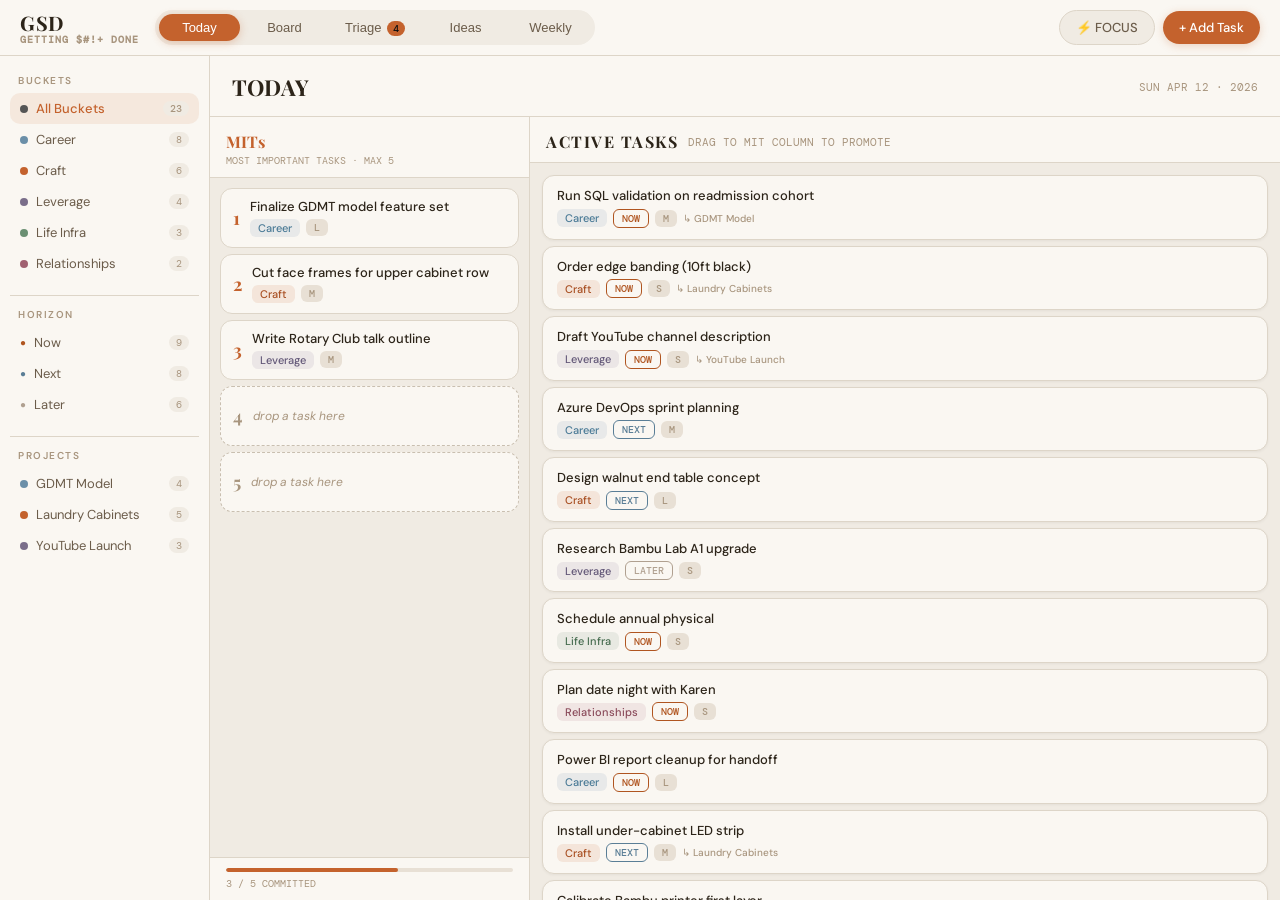
<file: prototype/gsd.html>
<!DOCTYPE html>
<html lang="en">
<head>
<meta charset="UTF-8">
<meta name="viewport" content="width=device-width, initial-scale=1.0">
<title>GSD — Getting $#!+ Done</title>
<link href="https://fonts.googleapis.com/css2?family=Playfair+Display:wght@600;700&family=DM+Sans:wght@300;400;500;600&family=DM+Mono:wght@400;500&display=swap" rel="stylesheet">
<style>
  :root {
    --bg:      #f0ebe3;
    --surface: #faf7f2;
    --surface2:#f0ebe3;
    --surface3:#e8e0d5;
    --border:  #ddd5c8;
    --border2: #c9bfb0;
    --text:    #2c2419;
    --text2:   #6b5c4a;
    --text3:   #a8957e;
    --accent:  #c4622d;
    --accent2: #a84f22;

    --career:   #6b8fa8;
    --craft:    #c4622d;
    --leverage: #7a6e8a;
    --infra:    #6a8f72;
    --relation: #a06070;

    --now-color:  #b05520;
    --next-color: #5a7e96;
    --later-color:#b0a090;
  }

  * { margin: 0; padding: 0; box-sizing: border-box; }

  body {
    background: var(--bg);
    color: var(--text);
    font-family: 'DM Sans', sans-serif;
    font-size: 14px;
    height: 100vh;
    display: flex;
    flex-direction: column;
    overflow: hidden;
  }

  /* ── TOP BAR ── */
  .topbar {
    display: flex;
    align-items: center;
    gap: 16px;
    padding: 0 20px;
    height: 56px;
    border-bottom: 1px solid var(--border);
    background: var(--surface);
    flex-shrink: 0;
    z-index: 100;
  }

  .logo {
    font-family: 'Playfair Display', serif;
    font-size: 20px;
    font-weight: 700;
    letter-spacing: .5px;
    color: var(--text);
    white-space: nowrap;
    flex-shrink: 0;
  }
  .logo span { color: var(--text3); font-size: 10px; font-family: 'DM Mono', monospace; display: block; letter-spacing: 1px; margin-top: -3px; }

  .nav-tabs {
    display: flex;
    gap: 4px;
    flex: 1;
    background: var(--surface2);
    padding: 4px;
    border-radius: 20px;
    max-width: 440px;
  }
  .nav-tab {
    padding: 6px 16px;
    border-radius: 16px;
    cursor: pointer;
    font-size: 13px;
    font-weight: 500;
    color: var(--text2);
    transition: all .15s;
    border: none;
    background: none;
    white-space: nowrap;
    flex: 1;
    text-align: center;
  }
  .nav-tab:hover { color: var(--text); }
  .nav-tab.active { background: var(--accent); color: #fff; box-shadow: 0 2px 8px rgba(196,98,45,.3); }

  .topbar-actions {
    display: flex;
    gap: 8px;
    align-items: center;
    margin-left: auto;
  }

  .btn {
    display: inline-flex;
    align-items: center;
    gap: 6px;
    padding: 8px 16px;
    border-radius: 20px;
    border: none;
    cursor: pointer;
    font-family: 'DM Sans', sans-serif;
    font-size: 13px;
    font-weight: 500;
    transition: all .15s;
  }
  .btn-primary { background: var(--accent); color: #fff; box-shadow: 0 2px 8px rgba(196,98,45,.25); }
  .btn-primary:hover { background: var(--accent2); }
  .btn-ghost { background: var(--surface2); color: var(--text2); border: 1px solid var(--border); }
  .btn-ghost:hover { background: var(--surface3); color: var(--text); }
  .btn-focus { background: var(--surface2); color: var(--text2); border: 1px solid var(--border); border-radius: 20px; }
  .btn-focus.active { background: rgba(196,98,45,.12); color: var(--accent); border-color: var(--accent); }

  /* ── LAYOUT ── */
  .app-body {
    display: flex;
    flex: 1;
    overflow: hidden;
  }

  /* ── SIDEBAR ── */
  .sidebar {
    width: 210px;
    flex-shrink: 0;
    border-right: 1px solid var(--border);
    background: var(--surface);
    display: flex;
    flex-direction: column;
    overflow-y: auto;
    padding: 14px 0;
  }

  .sidebar-section {
    padding: 0 10px;
    margin-bottom: 8px;
  }

  .sidebar-label {
    font-size: 10px;
    font-weight: 600;
    letter-spacing: 1.5px;
    color: var(--text3);
    text-transform: uppercase;
    padding: 4px 8px 6px;
  }

  .sidebar-item {
    display: flex;
    align-items: center;
    gap: 8px;
    padding: 7px 10px;
    border-radius: 10px;
    cursor: pointer;
    font-size: 13px;
    color: var(--text2);
    transition: all .12s;
    border: none;
    background: none;
    width: 100%;
    text-align: left;
    font-family: 'DM Sans', sans-serif;
  }
  .sidebar-item:hover { background: var(--surface2); color: var(--text); }
  .sidebar-item.active { background: rgba(196,98,45,.1); color: var(--accent); font-weight: 500; }
  .sidebar-item .dot {
    width: 8px; height: 8px;
    border-radius: 50%;
    flex-shrink: 0;
  }
  .sidebar-item .count {
    margin-left: auto;
    font-size: 10px;
    font-family: 'DM Mono', monospace;
    color: var(--text3);
    background: var(--surface2);
    padding: 1px 7px;
    border-radius: 10px;
  }

  .sidebar-divider { height: 1px; background: var(--border); margin: 8px 10px; }

  /* ── MAIN CONTENT ── */
  .main {
    flex: 1;
    display: flex;
    flex-direction: column;
    overflow: hidden;
  }

  /* ── VIEW HEADER ── */
  .view-header {
    display: flex;
    align-items: center;
    gap: 12px;
    padding: 16px 22px 14px;
    border-bottom: 1px solid var(--border);
    flex-shrink: 0;
    background: var(--surface);
  }
  .view-title {
    font-family: 'Playfair Display', serif;
    font-size: 22px;
    font-weight: 700;
    color: var(--text);
    flex: 1;
    letter-spacing: .2px;
  }
  .view-subtitle {
    font-size: 11px;
    color: var(--text3);
    font-family: 'DM Mono', monospace;
  }

  /* ── PANELS ── */
  .panel { display: none; flex: 1; overflow: hidden; }
  .panel.active { display: flex; flex-direction: column; }

  /* ── TODAY / MIT PANEL ── */
  .today-layout {
    display: flex;
    flex: 1;
    overflow: hidden;
    gap: 0;
  }

  .mit-column {
    width: 320px;
    flex-shrink: 0;
    border-right: 1px solid var(--border);
    display: flex;
    flex-direction: column;
    overflow: hidden;
  }

  .mit-header {
    padding: 14px 16px 10px;
    border-bottom: 1px solid var(--border);
    background: var(--surface);
  }
  .mit-label {
    font-family: 'Playfair Display', serif;
    font-size: 16px;
    font-weight: 700;
    color: var(--accent);
  }
  .mit-sublabel { font-size: 10px; color: var(--text3); font-family: 'DM Mono', monospace; margin-top: 2px; }

  .mit-list {
    flex: 1;
    overflow-y: auto;
    padding: 10px 10px;
    display: flex;
    flex-direction: column;
    gap: 6px;
  }

  .mit-slot {
    border: 1.5px dashed var(--border2);
    border-radius: 12px;
    padding: 10px 12px;
    min-height: 60px;
    display: flex;
    align-items: center;
    position: relative;
    transition: border-color .15s;
    background: var(--surface);
  }
  .mit-slot.filled { border-style: solid; border-color: var(--border); background: var(--surface); }
  .mit-slot.filled:hover { border-color: var(--accent); }
  .mit-slot-num {
    font-family: 'Playfair Display', serif;
    font-size: 18px;
    color: var(--text3);
    margin-right: 10px;
    line-height: 1;
    flex-shrink: 0;
    font-weight: 700;
  }
  .mit-slot.filled .mit-slot-num { color: var(--accent); }

  .mit-task-content { flex: 1; min-width: 0; }
  .mit-task-title { font-size: 13px; font-weight: 500; color: var(--text); line-height: 1.3; }
  .mit-task-meta { font-size: 11px; color: var(--text3); margin-top: 3px; display: flex; gap: 6px; align-items: center; }
  .mit-empty-text { font-size: 12px; color: var(--text3); font-style: italic; }

  .mit-remove {
    position: absolute;
    top: 6px; right: 8px;
    background: none; border: none;
    color: var(--text3); cursor: pointer;
    font-size: 14px; line-height: 1;
    opacity: 0;
    transition: opacity .12s;
  }
  .mit-slot:hover .mit-remove { opacity: 1; }

  .mit-wip-bar {
    padding: 10px 16px;
    border-top: 1px solid var(--border);
  }
  .mit-wip-track {
    height: 4px;
    background: var(--surface3);
    border-radius: 2px;
    overflow: hidden;
  }
  .mit-wip-fill {
    height: 100%;
    background: var(--accent);
    border-radius: 2px;
    transition: width .3s;
  }
  .mit-wip-label { font-size: 10px; color: var(--text3); font-family: 'DM Mono', monospace; margin-top: 5px; }

  /* Active tasks column */
  .active-column {
    flex: 1;
    display: flex;
    flex-direction: column;
    overflow: hidden;
  }
  .active-header {
    padding: 14px 16px 10px;
    border-bottom: 1px solid var(--border);
    display: flex;
    align-items: center;
    gap: 10px;
  }
  .active-label {
    font-family: 'Bebas Neue', sans-serif;
    font-size: 16px;
    letter-spacing: 1.5px;
    color: var(--text);
  }
  .active-list {
    flex: 1;
    overflow-y: auto;
    padding: 10px 12px;
    display: flex;
    flex-direction: column;
    gap: 6px;
  }

  /* ── TASK CARD ── */
  .task-card {
    background: var(--surface);
    border: 1px solid var(--border);
    border-radius: 12px;
    padding: 11px 14px;
    cursor: pointer;
    transition: all .12s;
    position: relative;
    display: flex;
    gap: 10px;
    align-items: flex-start;
    box-shadow: 0 1px 3px rgba(0,0,0,.05);
  }
  .task-card:hover { border-color: var(--border2); box-shadow: 0 2px 8px rgba(0,0,0,.08); }
  .task-card.is-mit { border-left: 3px solid var(--accent); }

  .task-card-left { display: flex; flex-direction: column; gap: 4px; flex: 1; min-width: 0; }
  .task-card-title { font-size: 13px; font-weight: 500; color: var(--text); line-height: 1.35; }
  .task-card-meta { display: flex; gap: 6px; align-items: center; flex-wrap: wrap; }

  .tag {
    display: inline-flex;
    align-items: center;
    gap: 4px;
    padding: 2px 8px;
    border-radius: 6px;
    font-size: 11px;
    font-weight: 500;
    font-family: 'DM Sans', sans-serif;
    white-space: nowrap;
  }
  .tag-bucket {
    /* color set inline per bucket — tinted bg, matching text */
  }
  .tag-horizon {
    background: transparent;
    border: 1px solid;
    font-size: 10px;
    font-family: 'DM Mono', monospace;
  }
  .tag-size {
    background: var(--surface3);
    color: var(--text3);
    font-family: 'DM Mono', monospace;
    font-size: 10px;
  }
  .tag-project {
    background: transparent;
    color: var(--text3);
    font-size: 10px;
    padding: 0;
    font-family: 'DM Sans', sans-serif;
  }

  .task-card-actions {
    display: flex;
    gap: 4px;
    opacity: 0;
    transition: opacity .12s;
    flex-shrink: 0;
  }
  .task-card:hover .task-card-actions { opacity: 1; }
  .task-action-btn {
    background: var(--surface2);
    border: 1px solid var(--border);
    color: var(--text2);
    border-radius: 10px;
    padding: 4px 10px;
    font-size: 11px;
    cursor: pointer;
    transition: all .12s;
    white-space: nowrap;
    font-family: 'DM Sans', sans-serif;
  }
  .task-action-btn:hover { background: var(--accent); color: #fff; border-color: var(--accent); }
  .task-action-btn.mit-btn:hover { background: var(--accent); color: #fff; }

  /* ── KANBAN PANEL ── */
  .kanban-layout {
    flex: 1;
    display: flex;
    overflow-x: auto;
    overflow-y: hidden;
    padding: 16px;
    gap: 14px;
  }

  .kanban-col {
    width: 280px;
    flex-shrink: 0;
    display: flex;
    flex-direction: column;
    background: var(--surface);
    border: 1px solid var(--border);
    border-radius: 14px;
    overflow: hidden;
    box-shadow: 0 1px 4px rgba(0,0,0,.05);
  }

  .kanban-col-header {
    padding: 12px 14px;
    border-bottom: 1px solid var(--border);
    display: flex;
    align-items: center;
    gap: 8px;
    background: var(--surface2);
  }
  .kanban-col-title {
    font-family: 'DM Sans', sans-serif;
    font-size: 12px;
    font-weight: 600;
    letter-spacing: 1px;
    color: var(--text2);
    text-transform: uppercase;
    flex: 1;
  }
  .kanban-col-count {
    font-family: 'DM Mono', monospace;
    font-size: 11px;
    color: var(--text3);
    background: var(--surface);
    padding: 2px 8px;
    border-radius: 10px;
  }
  .kanban-col-indicator {
    width: 3px; height: 14px; border-radius: 2px;
  }

  .kanban-col-body {
    flex: 1;
    overflow-y: auto;
    padding: 10px;
    display: flex;
    flex-direction: column;
    gap: 6px;
    min-height: 100px;
  }

  .kanban-col-body.drag-over {
    background: rgba(196,98,45,.04);
    outline: 2px dashed var(--accent);
    outline-offset: -4px;
    border-radius: 0 0 8px 8px;
  }

  /* ── TRIAGE PANEL ── */
  .triage-layout {
    flex: 1;
    display: flex;
    overflow: hidden;
  }

  .triage-queue {
    width: 260px;
    flex-shrink: 0;
    border-right: 1px solid var(--border);
    display: flex;
    flex-direction: column;
    overflow: hidden;
  }
  .triage-queue-header {
    padding: 14px 16px 10px;
    border-bottom: 1px solid var(--border);
    display: flex;
    align-items: center;
    gap: 8px;
  }
  .triage-queue-label {
    font-family: 'Playfair Display', serif;
    font-size: 16px;
    font-weight: 700;
    color: var(--text);
    flex: 1;
  }
  .inbox-badge {
    background: var(--accent);
    color: #fff;
    font-family: 'DM Mono', monospace;
    font-size: 11px;
    font-weight: 700;
    padding: 2px 8px;
    border-radius: 10px;
  }

  .triage-queue-list {
    flex: 1;
    overflow-y: auto;
    padding: 8px;
    display: flex;
    flex-direction: column;
    gap: 4px;
  }

  .inbox-item {
    padding: 9px 12px;
    background: var(--surface);
    border: 1px solid var(--border);
    border-radius: 10px;
    cursor: pointer;
    transition: all .12s;
    font-size: 13px;
    color: var(--text2);
  }
  .inbox-item:hover { border-color: var(--border2); color: var(--text); }
  .inbox-item.active-triage { background: rgba(196,98,45,.06); border-color: var(--accent); color: var(--text); }
  .inbox-item-time { font-size: 10px; color: var(--text3); font-family: 'DM Mono', monospace; margin-top: 3px; }

  .triage-main {
    flex: 1;
    display: flex;
    flex-direction: column;
    overflow: hidden;
  }

  .triage-card {
    flex: 1;
    padding: 24px;
    display: flex;
    flex-direction: column;
    gap: 20px;
    overflow-y: auto;
  }

  .triage-item-title {
    font-size: 18px;
    font-weight: 500;
    color: var(--text);
    line-height: 1.4;
    padding: 16px;
    background: var(--surface2);
    border-radius: 12px;
    border-left: 3px solid var(--accent);
    font-family: 'DM Sans', sans-serif;
  }

  .triage-section-label {
    font-size: 10px;
    font-weight: 600;
    letter-spacing: 1.5px;
    color: var(--text3);
    text-transform: uppercase;
    margin-bottom: 8px;
    display: flex;
    align-items: center;
    gap: 8px;
  }
  .ai-badge {
    background: linear-gradient(135deg, #7a6e8a, #6b8fa8);
    color: white;
    font-size: 9px;
    padding: 2px 6px;
    border-radius: 4px;
    letter-spacing: .5px;
  }

  .option-grid {
    display: flex;
    flex-wrap: wrap;
    gap: 6px;
  }

  .option-pill {
    padding: 7px 14px;
    border-radius: 20px;
    border: 1.5px solid var(--border);
    background: var(--surface);
    color: var(--text2);
    cursor: pointer;
    font-size: 12px;
    font-weight: 500;
    transition: all .12s;
    display: flex;
    align-items: center;
    gap: 6px;
    font-family: 'DM Sans', sans-serif;
  }
  .option-pill:hover { border-color: var(--border2); background: var(--surface2); color: var(--text); }
  .option-pill.selected { border-color: var(--accent); background: rgba(196,98,45,.08); color: var(--accent); }
  .option-pill .pill-dot { width: 7px; height: 7px; border-radius: 50%; }

  /* ── MODAL ── */
  .modal-overlay {
    position: fixed; inset: 0;
    background: rgba(44,36,25,.4);
    backdrop-filter: blur(4px);
    z-index: 1000;
    display: none;
    align-items: center;
    justify-content: center;
  }
  .modal-overlay.active { display: flex; }

  .modal {
    background: var(--surface);
    border: 1px solid var(--border);
    border-radius: 16px;
    width: 500px;
    max-width: 95vw;
    max-height: 90vh;
    overflow-y: auto;
    padding: 26px;
    display: flex;
    flex-direction: column;
    gap: 16px;
    animation: slideUp .2s ease;
    box-shadow: 0 20px 60px rgba(44,36,25,.15);
  }
  @keyframes slideUp {
    from { transform: translateY(16px); opacity: 0; }
    to   { transform: translateY(0); opacity: 1; }
  }

  @keyframes checkPop {
    0%   { opacity: 0; transform: scale(.6); }
    50%  { opacity: 1; transform: scale(1.15); }
    100% { opacity: 1; transform: scale(1); }
  }

  .modal-title {
    font-family: 'Playfair Display', serif;
    font-size: 20px;
    font-weight: 700;
    color: var(--text);
  }

  .form-group { display: flex; flex-direction: column; gap: 6px; }
  .form-label {
    font-size: 11px;
    font-weight: 600;
    letter-spacing: 1px;
    color: var(--text3);
    text-transform: uppercase;
  }

  .form-input {
    background: var(--surface2);
    border: 1px solid var(--border);
    border-radius: 10px;
    padding: 10px 14px;
    color: var(--text);
    font-family: 'DM Sans', sans-serif;
    font-size: 13px;
    outline: none;
    transition: border-color .12s;
    width: 100%;
  }
  .form-input:focus { border-color: var(--accent); }

  .form-row { display: flex; gap: 10px; }
  .form-row .form-group { flex: 1; }

  .form-select {
    background: var(--surface2);
    border: 1px solid var(--border);
    border-radius: 10px;
    padding: 10px 14px;
    color: var(--text);
    font-family: 'DM Sans', sans-serif;
    font-size: 13px;
    outline: none;
    width: 100%;
    cursor: pointer;
  }
  .form-select:focus { border-color: var(--accent); }

  .modal-footer { display: flex; gap: 8px; justify-content: flex-end; padding-top: 4px; }

  /* ── FOCUS MODE ── */
  .focus-overlay {
    position: fixed; inset: 0;
    background: var(--bg);
    z-index: 200;
    display: none;
    flex-direction: column;
    align-items: center;
    justify-content: center;
    gap: 8px;
  }
  .focus-overlay.active { display: flex; }
  .focus-title {
    font-family: 'DM Mono', monospace;
    font-size: 11px;
    letter-spacing: 2px;
    color: var(--text3);
    margin-bottom: 12px;
    text-transform: uppercase;
  }
  .focus-tasks {
    width: 520px;
    max-width: 95vw;
    display: flex;
    flex-direction: column;
    gap: 10px;
  }
  .focus-task {
    background: var(--surface);
    border: 1px solid var(--border);
    border-radius: 14px;
    padding: 16px 20px;
    display: flex;
    align-items: center;
    gap: 14px;
    box-shadow: 0 2px 8px rgba(0,0,0,.06);
  }
  .focus-num {
    font-family: 'Playfair Display', serif;
    font-size: 28px;
    font-weight: 700;
    color: var(--accent);
    line-height: 1;
    width: 24px;
    flex-shrink: 0;
  }
  .focus-task-title { font-size: 16px; font-weight: 500; color: var(--text); flex: 1; }
  .focus-exit {
    position: fixed;
    top: 20px; right: 20px;
    background: var(--surface);
    border: 1px solid var(--border);
    color: var(--text2);
    padding: 8px 18px;
    border-radius: 20px;
    cursor: pointer;
    font-size: 13px;
    font-family: 'DM Sans', sans-serif;
    box-shadow: 0 2px 8px rgba(0,0,0,.06);
  }
  .focus-exit:hover { color: var(--text); border-color: var(--border2); }

  /* ── DRAG STATE ── */
  .task-card.dragging { opacity: .4; transform: scale(.97); }
  .mit-slot.drag-over { border-color: var(--accent) !important; background: rgba(196,98,45,.06) !important; border-style: solid !important; }
  .active-list.drag-over-zone { background: rgba(196,98,45,.03); border-radius: 10px; }
  .drag-ghost {
    position: fixed;
    pointer-events: none;
    z-index: 9999;
    background: var(--surface);
    border: 1.5px solid var(--accent);
    border-radius: 10px;
    padding: 10px 14px;
    font-size: 13px;
    font-family: 'DM Sans', sans-serif;
    color: var(--text);
    box-shadow: 0 8px 24px rgba(196,98,45,.2);
    max-width: 260px;
    white-space: nowrap;
    overflow: hidden;
    text-overflow: ellipsis;
    opacity: .92;
  }

  /* ── SCROLLBARS ── */
  ::-webkit-scrollbar { width: 5px; height: 5px; }
  ::-webkit-scrollbar-track { background: transparent; }
  ::-webkit-scrollbar-thumb { background: var(--border2); border-radius: 3px; }

  /* ── CONTEXT MENU ── */
  .ctx-menu {
    position: fixed;
    background: var(--surface);
    border: 1px solid var(--border);
    border-radius: 12px;
    padding: 4px;
    z-index: 500;
    min-width: 160px;
    box-shadow: 0 8px 24px rgba(44,36,25,.12);
    display: none;
  }
  .ctx-menu.active { display: block; }
  .ctx-item {
    padding: 8px 14px;
    border-radius: 8px;
    cursor: pointer;
    font-size: 13px;
    color: var(--text2);
    transition: all .1s;
    font-family: 'DM Sans', sans-serif;
  }
  .ctx-item:hover { background: var(--surface2); color: var(--text); }
  .ctx-divider { height: 1px; background: var(--border); margin: 3px 0; }

  /* ── WEEK PANEL ── */
  .week-layout {
    flex: 1;
    overflow-y: auto;
    padding: 18px;
    display: flex;
    flex-direction: column;
    gap: 16px;
    background: var(--bg);
  }
  .week-section { display: flex; flex-direction: column; gap: 8px; }
  .week-section-title {
    font-size: 11px;
    font-weight: 600;
    letter-spacing: 1.5px;
    color: var(--text3);
    text-transform: uppercase;
    display: flex;
    align-items: center;
    gap: 10px;
  }
  .week-section-title::after { content: ''; flex: 1; height: 1px; background: var(--border); }

  /* ── DRAG & DROP STYLES ── */
  .dragging { opacity: .4; transform: scale(.97); }
  .mit-slot.drag-over { border-color: var(--accent) !important; background: rgba(196,98,45,.06) !important; border-style: solid !important; }
  .active-list.drag-over-zone { background: rgba(196,98,45,.03); outline: 2px dashed var(--accent); outline-offset: -4px; border-radius: 8px; }
  .kanban-col-body.drag-over { background: rgba(196,98,45,.04); outline: 2px dashed var(--accent); outline-offset: -4px; border-radius: 6px; }
  .drag-ghost {
    position: fixed;
    pointer-events: none;
    z-index: 9999;
    background: var(--surface);
    border: 1.5px solid var(--accent);
    border-radius: 10px;
    padding: 9px 14px;
    font-size: 13px;
    font-family: 'DM Sans', sans-serif;
    color: var(--text);
    box-shadow: 0 8px 24px rgba(196,98,45,.2);
    max-width: 260px;
    white-space: nowrap;
    overflow: hidden;
    text-overflow: ellipsis;
    opacity: .92;
  }

  /* ── MOBILE LAYOUT ── */
  @media (max-width: 700px) {
    .sidebar { display: none; }
    .topbar { padding: 0 12px; height: 52px; }
    .logo span { display: none; }
    .nav-tabs { max-width: none; flex: 1; overflow-x: auto; gap: 2px; padding: 3px; }
    .nav-tab { padding: 5px 10px; font-size: 12px; flex: unset; }
    .topbar-actions .btn-focus { display: none; }
    .btn { padding: 7px 12px; font-size: 12px; }

    /* Today: stack MIT above Active */
    .today-layout { flex-direction: column; overflow-y: auto; overflow-x: hidden; }
    .mit-column { width: 100%; border-right: none; border-bottom: 1px solid var(--border); max-height: 44vh; flex-shrink: 0; }
    .active-column { width: 100%; flex: 1; min-height: 200px; }
    .active-list { max-height: none; }

    /* Triage: stack queue above main */
    .triage-layout { flex-direction: column; overflow-y: auto; }
    .triage-queue { width: 100%; border-right: none; border-bottom: 1px solid var(--border); max-height: 160px; flex-shrink: 0; }
    .triage-queue-list { max-height: 120px; }

    /* Board: horizontal scroll */
    .kanban-layout { padding: 10px; gap: 10px; }
    .kanban-col { width: 240px; }

    /* View */
    .view-header { padding: 12px 14px 10px; }
    .view-title { font-size: 18px; }

    /* Cards — bigger tap targets, always show actions */
    .task-card { padding: 12px 14px; }
    .task-card-actions { opacity: 1; }
    .mit-remove { opacity: 1; }

    /* Context menu as bottom sheet */
    .ctx-menu {
      position: fixed !important;
      left: 0 !important; right: 0 !important;
      bottom: 0 !important; top: auto !important;
      width: 100% !important;
      border-radius: 16px 16px 0 0;
      padding: 8px 8px env(safe-area-inset-bottom, 16px);
      min-width: unset;
      box-shadow: 0 -4px 24px rgba(44,36,25,.12);
    }
    .ctx-item { padding: 14px 20px; font-size: 15px; border-radius: 10px; }

    /* Modal as bottom sheet */
    .modal { padding: 20px 18px; border-radius: 18px 18px 0 0; width: 100%; max-width: 100%; position: fixed; bottom: 0; left: 0; margin: 0; max-height: 92vh; }
    .modal-overlay.active { align-items: flex-end; }

    /* Ideas / Weekly */
    .ideas-layout { padding: 12px; }
    .week-layout { padding: 12px; }

    /* Focus mode */
    .focus-tasks { width: 95vw; }
    .focus-task { padding: 14px 16px; }
  }

  @media (max-width: 480px) {
    .nav-tab { padding: 5px 8px; font-size: 11px; }
    .form-row { flex-direction: column; }
    .topbar-actions .btn-primary { padding: 7px 10px; font-size: 11px; }
  }

  .toast {
    position: fixed;
    bottom: 20px; right: 20px;
    background: var(--text);
    color: var(--surface);
    padding: 10px 18px;
    border-radius: 20px;
    font-size: 13px;
    z-index: 2000;
    opacity: 0;
    transform: translateY(8px);
    transition: all .2s;
    pointer-events: none;
    box-shadow: 0 4px 16px rgba(44,36,25,.2);
  }
  .toast.show { opacity: 1; transform: translateY(0); }

  /* ── IDEAS ── */
  .ideas-layout {
    flex: 1;
    overflow-y: auto;
    padding: 16px 18px;
    display: flex;
    flex-direction: column;
    gap: 10px;
    background: var(--bg);
  }
  .ideas-filters {
    display: flex;
    gap: 6px;
    flex-wrap: wrap;
    padding: 12px 18px;
    border-bottom: 1px solid var(--border);
    flex-shrink: 0;
    background: var(--surface);
  }
  .filter-chip {
    padding: 5px 14px;
    border-radius: 20px;
    border: 1px solid var(--border);
    background: var(--surface2);
    color: var(--text2);
    cursor: pointer;
    font-size: 12px;
    font-weight: 500;
    transition: all .12s;
    font-family: 'DM Sans', sans-serif;
  }
  .filter-chip:hover, .filter-chip.active { border-color: var(--accent); color: var(--accent); background: rgba(196,98,45,.08); }

  .idea-card {
    background: var(--surface);
    border: 1px solid var(--border);
    border-radius: 12px;
    padding: 14px 16px;
    display: flex;
    flex-direction: column;
    gap: 8px;
    transition: all .12s;
    box-shadow: 0 1px 3px rgba(0,0,0,.04);
  }
  .idea-card:hover { border-color: var(--border2); box-shadow: 0 2px 8px rgba(0,0,0,.07); }
  .idea-card-header { display: flex; justify-content: space-between; align-items: flex-start; gap: 10px; }
  .idea-card-title { font-size: 13px; font-weight: 500; color: var(--text); flex: 1; }
  .idea-type-badge {
    font-size: 10px;
    font-family: 'DM Mono', monospace;
    padding: 3px 8px;
    border-radius: 8px;
    white-space: nowrap;
  }
  .idea-type-idea { background: rgba(122,110,138,.1); color: #7a6e8a; }
  .idea-type-someday { background: rgba(107,143,168,.1); color: #6b8fa8; }
  .idea-card-footer { display: flex; gap: 6px; align-items: center; }

  /* active col */
  .active-header {
    padding: 14px 16px 10px;
    border-bottom: 1px solid var(--border);
    display: flex;
    align-items: center;
    gap: 10px;
    background: var(--surface);
  }
  .active-label {
    font-family: 'Playfair Display', serif;
    font-size: 16px;
    font-weight: 700;
    color: var(--text);
  }
  .active-list {
    flex: 1;
    overflow-y: auto;
    padding: 12px;
    display: flex;
    flex-direction: column;
    gap: 6px;
    background: var(--bg);
  }

  .mit-list {
    flex: 1;
    overflow-y: auto;
    padding: 10px;
    display: flex;
    flex-direction: column;
    gap: 6px;
    background: var(--bg);
  }

  .mit-wip-bar {
    padding: 10px 16px;
    border-top: 1px solid var(--border);
    background: var(--surface);
  }
  .mit-wip-track {
    height: 4px;
    background: var(--surface3);
    border-radius: 2px;
    overflow: hidden;
  }
  .mit-wip-fill {
    height: 100%;
    background: var(--accent);
    border-radius: 2px;
    transition: width .3s;
  }
  .mit-wip-label { font-size: 10px; color: var(--text3); font-family: 'DM Mono', monospace; margin-top: 5px; }
</style>
</head>
<body>

<!-- TOP BAR -->
<div class="topbar">
  <div class="logo">GSD<span>GETTING $#!+ DONE</span></div>
  <div class="nav-tabs">
    <button class="nav-tab active" onclick="switchTab('today')">Today</button>
    <button class="nav-tab" onclick="switchTab('board')">Board</button>
    <button class="nav-tab" onclick="switchTab('triage')">Triage <span id="triage-badge" style="background:var(--accent);color:#0f0f0f;font-size:10px;padding:1px 6px;border-radius:8px;font-family:'DM Mono',monospace;margin-left:2px;">4</span></button>
    <button class="nav-tab" onclick="switchTab('ideas')">Ideas</button>
    <button class="nav-tab" onclick="switchTab('weekly')">Weekly</button>
  </div>
  <div class="topbar-actions">
    <button class="btn btn-focus" id="focus-toggle" onclick="toggleFocusMode()">⚡ FOCUS</button>
    <button class="btn btn-primary" onclick="openAddModal()">+ Add Task</button>
  </div>
</div>

<div class="app-body">

  <!-- SIDEBAR -->
  <div class="sidebar">
    <div class="sidebar-section">
      <div class="sidebar-label">Buckets</div>
      <button class="sidebar-item active" onclick="filterBucket('all')">
        <span class="dot" style="background:#555"></span> All Buckets
        <span class="count">23</span>
      </button>
      <button class="sidebar-item" onclick="filterBucket('career')">
        <span class="dot" style="background:var(--career)"></span> Career
        <span class="count">8</span>
      </button>
      <button class="sidebar-item" onclick="filterBucket('craft')">
        <span class="dot" style="background:var(--craft)"></span> Craft
        <span class="count">6</span>
      </button>
      <button class="sidebar-item" onclick="filterBucket('leverage')">
        <span class="dot" style="background:var(--leverage)"></span> Leverage
        <span class="count">4</span>
      </button>
      <button class="sidebar-item" onclick="filterBucket('infra')">
        <span class="dot" style="background:var(--infra)"></span> Life Infra
        <span class="count">3</span>
      </button>
      <button class="sidebar-item" onclick="filterBucket('relation')">
        <span class="dot" style="background:var(--relation)"></span> Relationships
        <span class="count">2</span>
      </button>
    </div>

    <div class="sidebar-divider"></div>

    <div class="sidebar-section">
      <div class="sidebar-label">Horizon</div>
      <button class="sidebar-item" onclick="filterHorizon('now')">
        <span style="font-size:10px;color:var(--now-color)">●</span> Now
        <span class="count">9</span>
      </button>
      <button class="sidebar-item" onclick="filterHorizon('next')">
        <span style="font-size:10px;color:var(--next-color)">●</span> Next
        <span class="count">8</span>
      </button>
      <button class="sidebar-item" onclick="filterHorizon('later')">
        <span style="font-size:10px;color:var(--later-color)">●</span> Later
        <span class="count">6</span>
      </button>
    </div>

    <div class="sidebar-divider"></div>

    <div class="sidebar-section">
      <div class="sidebar-label">Projects</div>
      <button class="sidebar-item" onclick="filterProject('gdmt')">
        <span class="dot" style="background:var(--career)"></span> GDMT Model
        <span class="count">4</span>
      </button>
      <button class="sidebar-item" onclick="filterProject('laundry')">
        <span class="dot" style="background:var(--craft)"></span> Laundry Cabinets
        <span class="count">5</span>
      </button>
      <button class="sidebar-item" onclick="filterProject('youtube')">
        <span class="dot" style="background:var(--leverage)"></span> YouTube Launch
        <span class="count">3</span>
      </button>
    </div>
  </div>

  <!-- MAIN -->
  <div class="main">

    <!-- TODAY PANEL -->
    <div id="panel-today" class="panel active">
      <div class="view-header">
        <div class="view-title">TODAY</div>
        <div class="view-subtitle">SUN APR 12 · 2026</div>
      </div>
      <div class="today-layout">

        <!-- MIT column -->
        <div class="mit-column">
          <div class="mit-header">
            <div class="mit-label">MITs</div>
            <div class="mit-sublabel">MOST IMPORTANT TASKS · MAX 5</div>
          </div>
          <div class="mit-list" id="mit-list">
            <!-- filled by JS -->
          </div>
          <div class="mit-wip-bar">
            <div class="mit-wip-track"><div class="mit-wip-fill" id="mit-fill" style="width:0%"></div></div>
            <div class="mit-wip-label" id="mit-wip-label">0 / 5 COMMITTED</div>
          </div>
        </div>

        <!-- Active tasks -->
        <div class="active-column">
          <div class="active-header">
            <div class="active-label">ACTIVE TASKS</div>
            <div class="view-subtitle">DRAG TO MIT COLUMN TO PROMOTE</div>
          </div>
          <div class="active-list" id="active-list">
            <!-- filled by JS -->
          </div>
        </div>
      </div>
    </div>

    <!-- BOARD PANEL -->
    <div id="panel-board" class="panel">
      <div class="view-header">
        <div class="view-title">MASTER BOARD</div>
        <div class="view-subtitle">ALL BUCKETS</div>
      </div>
      <div class="kanban-layout" id="kanban-layout">
        <!-- filled by JS -->
      </div>
    </div>

    <!-- TRIAGE PANEL -->
    <div id="panel-triage" class="panel">
      <div class="view-header">
        <div class="view-title">MORNING TRIAGE</div>
        <div class="view-subtitle">AI-ASSISTED · PROCESS YOUR INBOX</div>
      </div>
      <div class="triage-layout">
        <div class="triage-queue">
          <div class="triage-queue-header">
            <div class="triage-queue-label">INBOX</div>
            <span class="inbox-badge" id="inbox-count">4</span>
          </div>
          <div class="triage-queue-list" id="inbox-list"></div>
        </div>
        <div class="triage-main" id="triage-main"></div>
      </div>
    </div>

    <!-- IDEAS PANEL -->
    <div id="panel-ideas" class="panel">
      <div class="view-header">
        <div class="view-title">IDEA SHELF</div>
        <div class="view-subtitle">CAPTURE WITHOUT COMMITMENT</div>
      </div>
      <div class="ideas-filters" id="ideas-filters">
        <button class="filter-chip active" onclick="filterIdeas('all', this)">All</button>
        <button class="filter-chip" onclick="filterIdeas('idea', this)">Ideas</button>
        <button class="filter-chip" onclick="filterIdeas('someday', this)">Someday / Maybe</button>
        <button class="filter-chip" onclick="filterIdeas('career', this)">Career</button>
        <button class="filter-chip" onclick="filterIdeas('craft', this)">Craft</button>
        <button class="filter-chip" onclick="filterIdeas('leverage', this)">Leverage</button>
      </div>
      <div class="ideas-layout" id="ideas-list"></div>
    </div>

    <!-- WEEKLY PANEL -->
    <div id="panel-weekly" class="panel">
      <div class="view-header">
        <div class="view-title">WEEKLY RESET</div>
        <div class="view-subtitle">REVIEW · PROMOTE · PRUNE</div>
      </div>
      <div class="week-layout" id="weekly-layout"></div>
    </div>

  </div>
</div>

<!-- FOCUS OVERLAY -->
<div class="focus-overlay" id="focus-overlay">
  <div class="focus-title">FOCUS MODE — MITS ONLY</div>
  <div class="focus-tasks" id="focus-tasks"></div>
  <button class="focus-exit" onclick="toggleFocusMode()">✕ EXIT FOCUS</button>
</div>

<!-- ADD TASK MODAL -->
<div class="modal-overlay" id="modal-overlay" onclick="closeModalOutside(event)">
  <div class="modal">
    <div class="modal-title">ADD TASK</div>
    <div class="form-group">
      <label class="form-label">Title</label>
      <input class="form-input" id="new-title" placeholder="What needs to get done?" />
    </div>
    <div class="form-row">
      <div class="form-group">
        <label class="form-label">Bucket</label>
        <select class="form-select" id="new-bucket">
          <option value="career">Career</option>
          <option value="craft">Craft</option>
          <option value="leverage">Leverage</option>
          <option value="infra">Life Infra</option>
          <option value="relation">Relationships</option>
        </select>
      </div>
      <div class="form-group">
        <label class="form-label">Horizon</label>
        <select class="form-select" id="new-horizon">
          <option value="now">Now</option>
          <option value="next">Next</option>
          <option value="later">Later</option>
        </select>
      </div>
    </div>
    <div class="form-row">
      <div class="form-group">
        <label class="form-label">Status</label>
        <select class="form-select" id="new-status">
          <option value="backlog">Backlog</option>
          <option value="active">Active</option>
          <option value="blocked">Blocked</option>
        </select>
      </div>
      <div class="form-group">
        <label class="form-label">Size</label>
        <select class="form-select" id="new-size">
          <option value="S">Small (&lt;15 min)</option>
          <option value="M">Medium (1–2 hrs)</option>
          <option value="L">Large (multi-session)</option>
        </select>
      </div>
    </div>
    <div class="form-group">
      <label class="form-label">Project (optional)</label>
      <select class="form-select" id="new-project">
        <option value="">— none —</option>
        <option value="gdmt">GDMT Model</option>
        <option value="laundry">Laundry Cabinets</option>
        <option value="youtube">YouTube Launch</option>
      </select>
    </div>
    <div class="modal-footer">
      <button class="btn btn-ghost" onclick="closeModal()">Cancel</button>
      <button class="btn btn-primary" onclick="addTask()">Add Task</button>
    </div>
  </div>
</div>

<!-- CONTEXT MENU -->
<div class="ctx-menu" id="ctx-menu">
  <div class="ctx-item" id="ctx-mit">⚡ Set as MIT</div>
  <div class="ctx-item" id="ctx-active">▶ Move to Active</div>
  <div class="ctx-item" id="ctx-blocked">⛔ Mark Blocked</div>
  <div class="ctx-item" id="ctx-done">✓ Mark Done</div>
  <div class="ctx-divider"></div>
  <div class="ctx-item" id="ctx-horizon-now" style="color:var(--now-color)">● Move to Now</div>
  <div class="ctx-item" id="ctx-horizon-next" style="color:var(--next-color)">● Move to Next</div>
  <div class="ctx-item" id="ctx-horizon-later" style="color:var(--later-color)">● Move to Later</div>
  <div class="ctx-divider"></div>
  <div class="ctx-item" id="ctx-delete" style="color:#b04040">✕ Delete</div>
</div>

<!-- TOAST -->
<div class="toast" id="toast"></div>

<script>
// ── DATA ──────────────────────────────────────────────────────────────────
const BUCKETS = {
  career:   { label: 'Career',        color: '#6b8fa8' },
  craft:    { label: 'Craft',         color: '#c4622d' },
  leverage: { label: 'Leverage',      color: '#7a6e8a' },
  infra:    { label: 'Life Infra',    color: '#6a8f72' },
  relation: { label: 'Relationships', color: '#a06070' },
};
const HORIZON_COLOR = { now: '#b05520', next: '#5a7e96', later: '#b0a090' };
const PROJECTS = {
  gdmt:    'GDMT Model',
  laundry: 'Laundry Cabinets',
  youtube: 'YouTube Launch',
};

let tasks = [
  { id:1,  title:'Finalize GDMT model feature set',         bucket:'career',   status:'active',  horizon:'now',  size:'L', project:'gdmt',    mit:true  },
  { id:2,  title:'Run SQL validation on readmission cohort',bucket:'career',   status:'active',  horizon:'now',  size:'M', project:'gdmt',    mit:false },
  { id:3,  title:'Cut face frames for upper cabinet row',   bucket:'craft',    status:'active',  horizon:'now',  size:'M', project:'laundry', mit:true  },
  { id:4,  title:'Order edge banding (10ft black)',         bucket:'craft',    status:'backlog', horizon:'now',  size:'S', project:'laundry', mit:false },
  { id:5,  title:'Draft YouTube channel description',       bucket:'leverage', status:'active',  horizon:'now',  size:'S', project:'youtube', mit:false },
  { id:6,  title:'Azure DevOps sprint planning',            bucket:'career',   status:'backlog', horizon:'next', size:'M', project:null,      mit:false },
  { id:7,  title:'Design walnut end table concept',         bucket:'craft',    status:'backlog', horizon:'next', size:'L', project:null,      mit:false },
  { id:8,  title:'Research Bambu Lab A1 upgrade',           bucket:'leverage', status:'backlog', horizon:'later',size:'S', project:null,      mit:false },
  { id:9,  title:'Schedule annual physical',               bucket:'infra',    status:'backlog', horizon:'now',  size:'S', project:null,      mit:false },
  { id:10, title:'Plan date night with Karen',             bucket:'relation', status:'backlog', horizon:'now',  size:'S', project:null,      mit:false },
  { id:11, title:'Power BI report cleanup for handoff',    bucket:'career',   status:'blocked', horizon:'now',  size:'L', project:null,      mit:false },
  { id:12, title:'Install under-cabinet LED strip',        bucket:'craft',    status:'backlog', horizon:'next', size:'M', project:'laundry', mit:false },
  { id:13, title:'Write Rotary Club talk outline',         bucket:'leverage', status:'active',  horizon:'now',  size:'M', project:null,      mit:true  },
  { id:14, title:'Calibrate Bambu printer first layer',    bucket:'leverage', status:'backlog', horizon:'later',size:'S', project:null,      mit:false },
  { id:15, title:'Morning walk 3x this week',              bucket:'infra',    status:'active',  horizon:'now',  size:'S', project:null,      mit:false },
];

let ideas = [
  { id:1, title:'ToteScan QR inventory app for workshop bins',  bucket:'craft',    type:'idea',    note:'Could tie into Retooling Retirement video' },
  { id:2, title:'Hybrid analog/digital planner for makers',     bucket:'leverage', type:'someday', note:'Market overlap with silver economy audience' },
  { id:3, title:'Maple feature wall — alternating grain panels',bucket:'craft',    type:'idea',    note:'22.5"×22.5" panels, flat black backing' },
  { id:4, title:'Population health outcome prediction series',  bucket:'career',   type:'someday', note:'Deep learning applied to readmission data' },
  { id:5, title:'600-quote daily task app "todomyway"',         bucket:'leverage', type:'idea',    note:'Content layer on top of task management' },
  { id:6, title:'Woodworking workshop tour video',              bucket:'leverage', type:'someday', note:'Good intro video for YouTube channel' },
];

let inbox = [
  { id:'i1', text:'Look into Fusion 360 cam toolpath for cabinet pulls', time:'8:42 AM' },
  { id:'i2', text:'Ask Karen about Lowe\'s schedule conflict next weekend', time:'Yesterday' },
  { id:'i3', text:'Research PID controller for dust collector',           time:'Yesterday' },
  { id:'i4', text:'Think about pricing model for custom dining tables',   time:'Mon' },
];

const aiSuggestions = {
  i1: { bucket:'craft',    project:'laundry', horizon:'next',  type:'task' },
  i2: { bucket:'relation', project:null,      horizon:'now',   type:'task' },
  i3: { bucket:'craft',    project:null,      horizon:'later', type:'idea' },
  i4: { bucket:'craft',    project:null,      horizon:'next',  type:'idea' },
};

let nextId = 20;
let activeTriageItem = null;
let triageSelections = {};
let ctxTaskId = null;

// ── UTILITIES ────────────────────────────────────────────────────────────
function bucketColor(b)  { return (BUCKETS[b]||{color:'#555'}).color; }
function bucketLabel(b)  { return (BUCKETS[b]||{label:b}).label; }
function horizonColor(h) { return HORIZON_COLOR[h] || '#555'; }
function projectLabel(p) { return p ? (PROJECTS[p] || p) : ''; }

function showToast(msg) {
  const t = document.getElementById('toast');
  t.textContent = msg;
  t.classList.add('show');
  setTimeout(() => t.classList.remove('show'), 2200);
}

// ── BUCKET TAG ─────────────────────────────────────────────────────────
const BUCKET_TINTS = {
  career:   { bg: 'rgba(107,143,168,.13)', color: '#4a7a96' },
  craft:    { bg: 'rgba(196,98,45,.12)',   color: '#a84f22' },
  leverage: { bg: 'rgba(122,110,138,.12)', color: '#635878' },
  infra:    { bg: 'rgba(106,143,114,.13)', color: '#456b4e' },
  relation: { bg: 'rgba(160,96,112,.12)',  color: '#8a4a5a' },
};
function bucketTag(bucket) {
  const t = BUCKET_TINTS[bucket] || { bg: 'rgba(0,0,0,.07)', color: '#666' };
  return `<span class="tag tag-bucket" style="background:${t.bg};color:${t.color}">${bucketLabel(bucket)}</span>`;
}
function horizonTag(horizon) {
  const c = horizonColor(horizon);
  return `<span class="tag tag-horizon" style="border-color:${c};color:${c}">${horizon.toUpperCase()}</span>`;
}
function sizeTag(size) {
  return `<span class="tag tag-size">${size}</span>`;
}

// ── RENDER TODAY ──────────────────────────────────────────────────────
function renderToday() {
  const mitList   = document.getElementById('mit-list');
  const activeList = document.getElementById('active-list');
  const mits = tasks.filter(t => t.mit && t.status !== 'done');

  // MIT slots
  let html = '';
  for (let i = 0; i < 5; i++) {
    const t = mits[i];
    if (t) {
      html += `<div class="mit-slot filled" draggable="true" data-id="${t.id}" data-type="mit-card">
        <div class="mit-slot-num">${i+1}</div>
        <div class="mit-task-content">
          <div class="mit-task-title">${t.title}</div>
          <div class="mit-task-meta">${bucketTag(t.bucket)}${sizeTag(t.size)}</div>
        </div>
        <button class="mit-remove" onclick="removeMIT(${t.id})">✕</button>
      </div>`;
    } else {
      html += `<div class="mit-slot" data-slot="${i}" data-type="mit-slot">
        <div class="mit-slot-num">${i+1}</div>
        <div class="mit-empty-text">drop a task here</div>
      </div>`;
    }
  }
  mitList.innerHTML = html;

  // WIP bar
  const pct = Math.round((mits.length / 5) * 100);
  document.getElementById('mit-fill').style.width = pct + '%';
  document.getElementById('mit-wip-label').textContent = `${mits.length} / 5 COMMITTED`;

  // Active tasks (non-MIT, non-done)
  const active = tasks.filter(t => !t.mit && t.status !== 'done');
  activeList.innerHTML = active.map(t => taskCard(t, true)).join('');

  // Re-attach drag listeners after render
  attachDragListeners();
}

function taskCard(t, showMitBtn = false) {
  const proj = t.project ? `<span class="tag tag-project">↳ ${projectLabel(t.project)}</span>` : '';
  const mitBtn = showMitBtn ? `<button class="task-action-btn mit-btn" onclick="setMIT(${t.id})">⚡ MIT</button>` : '';
  const doneBtn = `<button class="task-action-btn" onclick="markDone(${t.id})">✓</button>`;
  return `<div class="task-card${t.mit?' is-mit':''}" draggable="true" data-id="${t.id}" data-type="task-card" oncontextmenu="showCtx(event,${t.id})">
    <div class="task-card-left">
      <div class="task-card-title">${t.title}</div>
      <div class="task-card-meta">${bucketTag(t.bucket)}${horizonTag(t.horizon)}${sizeTag(t.size)}${proj}</div>
    </div>
    <div class="task-card-actions">${mitBtn}${doneBtn}</div>
  </div>`;
}

// ── RENDER BOARD ──────────────────────────────────────────────────────
function renderBoard() {
  const cols = ['backlog','active','blocked','done'];
  const colDef = {
    backlog: { label:'BACKLOG',  color:'#b0a090', desc:'Not committed' },
    active:  { label:'ACTIVE',   color:'#b05520', desc:'Working this week' },
    blocked: { label:'BLOCKED',  color:'#a06070', desc:'Waiting on external' },
    done:    { label:'DONE',     color:'#6a8f72', desc:'Fully complete' },
  };
  const layout = document.getElementById('kanban-layout');
  layout.innerHTML = cols.map(col => {
    const colTasks = tasks.filter(t => t.status === col);
    const def = colDef[col];
    return `<div class="kanban-col">
      <div class="kanban-col-header">
        <div class="kanban-col-indicator" style="background:${def.color}"></div>
        <div class="kanban-col-title">${def.label}</div>
        <div class="kanban-col-count">${colTasks.length}</div>
      </div>
      <div class="kanban-col-body" data-col="${col}">
        ${colTasks.map(t => taskCard(t, col !== 'done')).join('')}
      </div>
    </div>`;
  }).join('');
  attachDragListeners();
}

// ── RENDER TRIAGE ─────────────────────────────────────────────────────
function renderTriage() {
  const list = document.getElementById('inbox-list');
  list.innerHTML = inbox.map(item => `
    <div class="inbox-item${activeTriageItem===item.id?' active-triage':''}" onclick="selectTriage('${item.id}')">
      ${item.text}
      <div class="inbox-item-time">${item.time}</div>
    </div>`).join('');
  document.getElementById('inbox-count').textContent = inbox.length;
  document.getElementById('triage-badge').textContent = inbox.length;
  renderTriageMain();
}

function selectTriage(id) {
  activeTriageItem = id;
  if (!triageSelections[id]) {
    const s = aiSuggestions[id] || {};
    triageSelections[id] = { bucket: s.bucket||'career', project: s.project||'', horizon: s.horizon||'now', type: s.type||'task' };
  }
  renderTriage();
}

function renderTriageMain() {
  const main = document.getElementById('triage-main');
  if (!activeTriageItem) {
    if (inbox.length === 0) {
      main.innerHTML = `<div class="triage-empty">
        <div class="triage-empty-icon">✓</div>
        <div class="triage-empty-text">Inbox Zero</div>
        <div class="triage-empty-sub">All caught up — nothing to triage</div>
      </div>`;
    } else {
      main.innerHTML = `<div class="triage-empty">
        <div class="triage-empty-icon">📥</div>
        <div class="triage-empty-text">Select an inbox item</div>
        <div class="triage-empty-sub">AI will suggest where it belongs</div>
      </div>`;
    }
    return;
  }

  const item = inbox.find(i => i.id === activeTriageItem);
  if (!item) return;
  const sel = triageSelections[activeTriageItem] || {};
  const sug = aiSuggestions[activeTriageItem] || {};

  const bucketOpts = Object.entries(BUCKETS).map(([k,v]) =>
    `<button class="option-pill${sel.bucket===k?' selected':''}" onclick="triagePick('bucket','${k}')">
      <span class="pill-dot" style="background:${v.color}"></span>${v.label}${sug.bucket===k?' <span style="font-size:9px;color:var(--accent)">✦ AI</span>':''}
    </button>`).join('');

  const projectOpts = ['','gdmt','laundry','youtube'].map(k =>
    `<button class="option-pill${sel.project===k?' selected':''}" onclick="triagePick('project','${k}')">
      ${k ? projectLabel(k) : '— none —'}${sug.project===k?' <span style="font-size:9px;color:var(--accent)">✦ AI</span>':''}
    </button>`).join('');

  const horizonOpts = ['now','next','later'].map(h =>
    `<button class="option-pill${sel.horizon===h?' selected':''}" onclick="triagePick('horizon','${h}')">
      <span class="pill-dot" style="background:${horizonColor(h)}"></span>${h.toUpperCase()}${sug.horizon===h?' <span style="font-size:9px;color:var(--accent)">✦ AI</span>':''}
    </button>`).join('');

  const typeOpts = ['task','idea','someday'].map(tp =>
    `<button class="option-pill${sel.type===tp?' selected':''}" onclick="triagePick('type','${tp}')">
      ${tp.charAt(0).toUpperCase()+tp.slice(1)}${sug.type===tp?' <span style="font-size:9px;color:var(--accent)">✦ AI</span>':''}
    </button>`).join('');

  main.innerHTML = `
    <div class="triage-card">
      <div class="triage-item-title">${item.text}</div>
      <div>
        <div class="triage-section-label">Bucket <span class="ai-badge">AI SUGGESTED</span></div>
        <div class="option-grid">${bucketOpts}</div>
      </div>
      <div>
        <div class="triage-section-label">Project</div>
        <div class="option-grid">${projectOpts}</div>
      </div>
      <div>
        <div class="triage-section-label">Horizon <span class="ai-badge">AI SUGGESTED</span></div>
        <div class="option-grid">${horizonOpts}</div>
      </div>
      <div>
        <div class="triage-section-label">Type</div>
        <div class="option-grid">${typeOpts}</div>
      </div>
    </div>
    <div class="triage-actions">
      <button class="btn btn-ghost" onclick="triageSkip()">Skip for now</button>
      <button class="btn btn-ghost" style="color:#f43f5e" onclick="triageDelete()">✕ Delete</button>
      <button class="btn btn-primary" onclick="triageCommit()" style="margin-left:auto">Confirm & File →</button>
    </div>`;
}

function triagePick(field, val) {
  if (!triageSelections[activeTriageItem]) triageSelections[activeTriageItem] = {};
  triageSelections[activeTriageItem][field] = val;
  renderTriageMain();
}

function triageCommit() {
  const item = inbox.find(i => i.id === activeTriageItem);
  const sel  = triageSelections[activeTriageItem] || {};
  if (!item) return;

  if (sel.type === 'idea' || sel.type === 'someday') {
    ideas.push({ id: nextId++, title: item.text, bucket: sel.bucket||'career', type: sel.type, note:'' });
  } else {
    tasks.push({ id: nextId++, title: item.text, bucket: sel.bucket||'career', project: sel.project||null,
      status: sel.horizon==='now' ? 'active' : 'backlog', horizon: sel.horizon||'now', size:'M', mit:false });
  }

  inbox = inbox.filter(i => i.id !== activeTriageItem);
  delete triageSelections[activeTriageItem];
  activeTriageItem = inbox.length ? inbox[0].id : null;
  showToast('Filed ✓');
  renderAll();
}

function triageSkip() {
  const idx = inbox.findIndex(i => i.id === activeTriageItem);
  const next = inbox[(idx + 1) % inbox.length];
  activeTriageItem = next ? next.id : null;
  renderTriage();
}

function triageDelete() {
  inbox = inbox.filter(i => i.id !== activeTriageItem);
  activeTriageItem = inbox.length ? inbox[0].id : null;
  showToast('Deleted from inbox');
  renderTriage();
}

// ── RENDER IDEAS ──────────────────────────────────────────────────────
let ideaFilter = 'all';
function filterIdeas(f, el) {
  ideaFilter = f;
  document.querySelectorAll('#ideas-filters .filter-chip').forEach(c => c.classList.remove('active'));
  el.classList.add('active');
  renderIdeas();
}

function renderIdeas() {
  const list = document.getElementById('ideas-list');
  const filtered = ideas.filter(i => {
    if (ideaFilter === 'all') return true;
    if (ideaFilter === 'idea' || ideaFilter === 'someday') return i.type === ideaFilter;
    return i.bucket === ideaFilter;
  });
  list.innerHTML = filtered.map(i => `
    <div class="idea-card">
      <div class="idea-card-header">
        <div class="idea-card-title">${i.title}</div>
        <span class="idea-type-badge ${i.type==='idea'?'idea-type-idea':'idea-type-someday'}">${i.type==='idea'?'IDEA':'SOMEDAY'}</span>
      </div>
      ${i.note ? `<div style="font-size:12px;color:var(--text3)">${i.note}</div>` : ''}
      <div class="idea-card-footer">
        ${bucketTag(i.bucket)}
        <button class="task-action-btn" style="margin-left:auto;opacity:1" onclick="promoteIdea(${i.id})">→ Promote to Task</button>
      </div>
    </div>`).join('');
}

function promoteIdea(id) {
  const idea = ideas.find(i => i.id === id);
  if (!idea) return;
  tasks.push({ id: nextId++, title: idea.title, bucket: idea.bucket, project: null, status:'backlog', horizon:'next', size:'M', mit:false });
  ideas = ideas.filter(i => i.id !== id);
  showToast('Promoted to task ✓');
  renderAll();
}

// ── RENDER WEEKLY ─────────────────────────────────────────────────────
function renderWeekly() {
  const layout = document.getElementById('weekly-layout');
  const next_tasks = tasks.filter(t => t.horizon === 'next' && t.status !== 'done');
  const later_tasks = tasks.filter(t => t.horizon === 'later' && t.status !== 'done');
  const stale = tasks.filter(t => t.status === 'backlog' && t.horizon === 'now');

  layout.innerHTML = `
    <div class="week-section">
      <div class="week-section-title">PROMOTE TO NOW (${next_tasks.length} READY)</div>
      ${next_tasks.map(t => `<div class="task-card">
        <div class="task-card-left">
          <div class="task-card-title">${t.title}</div>
          <div class="task-card-meta">${bucketTag(t.bucket)}${sizeTag(t.size)}</div>
        </div>
        <div class="task-card-actions" style="opacity:1">
          <button class="task-action-btn" onclick="promoteHorizon(${t.id},'now')">↑ Promote to NOW</button>
        </div>
      </div>`).join('')}
    </div>
    <div class="week-section">
      <div class="week-section-title">CONSIDER PROMOTING (${later_tasks.length} IN LATER)</div>
      ${later_tasks.map(t => `<div class="task-card">
        <div class="task-card-left">
          <div class="task-card-title">${t.title}</div>
          <div class="task-card-meta">${bucketTag(t.bucket)}${sizeTag(t.size)}</div>
        </div>
        <div class="task-card-actions" style="opacity:1">
          <button class="task-action-btn" onclick="promoteHorizon(${t.id},'next')">↑ Move to NEXT</button>
        </div>
      </div>`).join('')}
    </div>
    <div class="week-section">
      <div class="week-section-title">STALE BACKLOG — PRUNE THESE (${stale.length})</div>
      ${stale.map(t => `<div class="task-card">
        <div class="task-card-left">
          <div class="task-card-title">${t.title}</div>
          <div class="task-card-meta">${bucketTag(t.bucket)}${sizeTag(t.size)}</div>
        </div>
        <div class="task-card-actions" style="opacity:1">
          <button class="task-action-btn" onclick="promoteHorizon(${t.id},'active')" style="border-color:var(--accent);color:var(--accent)">▶ Activate</button>
          <button class="task-action-btn" onclick="moveToLater(${t.id})">→ Later</button>
          <button class="task-action-btn" onclick="markDone(${t.id})" style="color:#f43f5e">✕ Kill</button>
        </div>
      </div>`).join('')}
    </div>`;
}

function promoteHorizon(id, horizon) {
  const t = tasks.find(t => t.id === id);
  if (!t) return;
  if (horizon === 'active') { t.status = 'active'; t.horizon = 'now'; }
  else t.horizon = horizon;
  showToast('Updated ✓');
  renderAll();
}
function moveToLater(id) {
  const t = tasks.find(t => t.id === id);
  if (t) { t.horizon = 'later'; showToast('Moved to Later'); renderAll(); }
}

// ── TASK ACTIONS ──────────────────────────────────────────────────────
function setMIT(id) {
  const mits = tasks.filter(t => t.mit).length;
  const t = tasks.find(t => t.id === id);
  if (!t) return;
  if (mits >= 5) { showToast('MIT limit reached (5 max)'); return; }
  t.mit = true;
  t.status = 'active';
  t.horizon = 'now';
  showToast('Set as MIT ⚡');
  renderAll();
}

function removeMIT(id) {
  const t = tasks.find(t => t.id === id);
  if (t) { t.mit = false; renderAll(); }
}

function markDone(id) {
  const t = tasks.find(t => t.id === id);
  if (!t) return;

  // Find the card in the DOM and animate it before removing
  const card = document.querySelector(`[data-id="${id}"]`);
  if (card) {
    // Flash green, strikethrough title, then slide out
    const titleEl = card.querySelector('.task-card-title, .mit-task-title');
    if (titleEl) {
      titleEl.style.transition = 'all .25s';
      titleEl.style.textDecoration = 'line-through';
      titleEl.style.color = 'var(--text3)';
    }
    card.style.transition = 'all .3s ease';
    card.style.borderColor = '#6a8f72';
    card.style.background = 'rgba(106,143,114,.08)';

    // Show checkmark overlay
    const check = document.createElement('div');
    check.innerHTML = '✓';
    check.style.cssText = `
      position:absolute; inset:0; display:flex; align-items:center;
      justify-content:center; font-size:22px; color:#6a8f72;
      font-weight:700; border-radius:inherit;
      background:rgba(106,143,114,.1);
      animation: checkPop .35s ease forwards;
      pointer-events:none; z-index:10;
    `;
    card.style.position = 'relative';
    card.appendChild(check);

    setTimeout(() => {
      card.style.opacity = '0';
      card.style.transform = 'scale(.95)';
      card.style.maxHeight = card.offsetHeight + 'px';
      setTimeout(() => {
        card.style.maxHeight = '0';
        card.style.padding = '0';
        card.style.margin = '0';
        card.style.borderWidth = '0';
      }, 150);
      setTimeout(() => {
        t.status = 'done';
        t.mit = false;
        showToast('Done ✓');
        renderAll();
      }, 400);
    }, 420);
  } else {
    t.status = 'done';
    t.mit = false;
    showToast('Done ✓');
    renderAll();
  }
}

// ── ADD TASK ──────────────────────────────────────────────────────────
function openAddModal() { document.getElementById('modal-overlay').classList.add('active'); document.getElementById('new-title').focus(); }
function closeModal() { document.getElementById('modal-overlay').classList.remove('active'); }
function closeModalOutside(e) { if (e.target.id === 'modal-overlay') closeModal(); }

function addTask() {
  const title = document.getElementById('new-title').value.trim();
  if (!title) { showToast('Please enter a title'); return; }
  tasks.push({
    id: nextId++,
    title,
    bucket:  document.getElementById('new-bucket').value,
    horizon: document.getElementById('new-horizon').value,
    status:  document.getElementById('new-status').value,
    size:    document.getElementById('new-size').value,
    project: document.getElementById('new-project').value || null,
    mit: false,
  });
  document.getElementById('new-title').value = '';
  closeModal();
  showToast('Task added ✓');
  renderAll();
}

// ── CONTEXT MENU ──────────────────────────────────────────────────────
function showCtx(e, id) {
  e.preventDefault();
  e.stopPropagation();
  ctxTaskId = id;
  const task = tasks.find(t => t.id === id);
  const menu = document.getElementById('ctx-menu');

  // Update menu items based on task state
  document.getElementById('ctx-mit').textContent    = task?.mit ? '✕ Remove from MIT' : '⚡ Set as MIT';
  document.getElementById('ctx-active').textContent = task?.status === 'active' ? '⏸ Move to Backlog' : '▶ Move to Active';
  document.getElementById('ctx-blocked').textContent = task?.status === 'blocked' ? '▶ Unblock' : '⛔ Mark Blocked';
  document.getElementById('ctx-horizon-now').textContent  = task?.horizon === 'now'  ? '● Now (current)' : '● Move to Now';
  document.getElementById('ctx-horizon-next').textContent = task?.horizon === 'next' ? '● Next (current)' : '● Move to Next';
  document.getElementById('ctx-horizon-later').textContent= task?.horizon === 'later'? '● Later (current)': '● Move to Later';

  // Position — keep on screen
  const vw = window.innerWidth, vh = window.innerHeight;
  let x = e.clientX, y = e.clientY;
  menu.classList.add('active');
  const mw = menu.offsetWidth, mh = menu.offsetHeight;
  if (x + mw > vw - 8) x = vw - mw - 8;
  if (y + mh > vh - 8) y = vh - mh - 8;
  menu.style.left = x + 'px';
  menu.style.top  = y + 'px';
}

document.addEventListener('click',       () => document.getElementById('ctx-menu').classList.remove('active'));
document.addEventListener('contextmenu', e  => { if (!e.target.closest('.task-card, .mit-slot')) document.getElementById('ctx-menu').classList.remove('active'); });

document.getElementById('ctx-mit').onclick = () => {
  const t = tasks.find(t => t.id === ctxTaskId);
  if (!t) return;
  if (t.mit) { removeMIT(ctxTaskId); showToast('Removed from MITs'); }
  else setMIT(ctxTaskId);
};
document.getElementById('ctx-active').onclick = () => {
  const t = tasks.find(t => t.id === ctxTaskId);
  if (!t) return;
  if (t.status === 'active') { t.status = 'backlog'; showToast('Moved to Backlog'); }
  else { t.status = 'active'; t.horizon = 'now'; showToast('Moved to Active'); }
  renderAll();
};
document.getElementById('ctx-blocked').onclick = () => {
  const t = tasks.find(t => t.id === ctxTaskId);
  if (!t) return;
  t.status = t.status === 'blocked' ? 'active' : 'blocked';
  showToast(t.status === 'blocked' ? 'Marked Blocked ⛔' : 'Unblocked ▶');
  renderAll();
};
document.getElementById('ctx-done').onclick = () => { if (ctxTaskId) markDone(ctxTaskId); };
document.getElementById('ctx-horizon-now').onclick  = () => { const t = tasks.find(t=>t.id===ctxTaskId); if(t){t.horizon='now'; showToast('→ Now'); renderAll();} };
document.getElementById('ctx-horizon-next').onclick = () => { const t = tasks.find(t=>t.id===ctxTaskId); if(t){t.horizon='next'; showToast('→ Next'); renderAll();} };
document.getElementById('ctx-horizon-later').onclick= () => { const t = tasks.find(t=>t.id===ctxTaskId); if(t){t.horizon='later'; showToast('→ Later'); renderAll();} };
document.getElementById('ctx-delete').onclick = () => {
  tasks = tasks.filter(t => t.id !== ctxTaskId);
  showToast('Deleted'); renderAll();
};

// ── DRAG & DROP ENGINE ────────────────────────────────────────────────
let dragId = null;
let ghostEl = null;

function attachDragListeners() {
  // Draggable task cards
  document.querySelectorAll('[data-type="task-card"]').forEach(el => {
    el.addEventListener('dragstart', onDragStart);
    el.addEventListener('dragend',   onDragEnd);
  });
  // MIT slots as drop zones
  document.querySelectorAll('[data-type="mit-slot"]').forEach(el => {
    el.addEventListener('dragover',  onSlotDragOver);
    el.addEventListener('dragleave', onSlotDragLeave);
    el.addEventListener('drop',      onSlotDrop);
  });
  // Active list as drop zone (demote from MIT)
  const activeList = document.getElementById('active-list');
  if (activeList) {
    activeList.addEventListener('dragover',  e => { e.preventDefault(); activeList.classList.add('drag-over-zone'); });
    activeList.addEventListener('dragleave', ()  => activeList.classList.remove('drag-over-zone'));
    activeList.addEventListener('drop',      onActiveListDrop);
  }
  // MIT filled cards — drag to reorder / remove
  document.querySelectorAll('[data-type="mit-card"]').forEach(el => {
    el.addEventListener('dragstart', onDragStart);
    el.addEventListener('dragend',   onDragEnd);
  });
  // Kanban column bodies — drag card to change status
  document.querySelectorAll('.kanban-col-body').forEach(col => {
    col.addEventListener('dragover', e => {
      e.preventDefault();
      col.classList.add('drag-over');
    });
    col.addEventListener('dragleave', () => col.classList.remove('drag-over'));
    col.addEventListener('drop', e => {
      e.preventDefault();
      col.classList.remove('drag-over');
      const id = parseInt(e.dataTransfer.getData('text/plain'));
      const newStatus = col.dataset.col;
      if (!id || !newStatus) return;
      const t = tasks.find(t => t.id === id);
      if (t) {
        t.status = newStatus;
        if (newStatus === 'done') t.mit = false;
        if (newStatus === 'active' && t.horizon !== 'now') t.horizon = 'now';
        showToast(`Moved to ${newStatus.charAt(0).toUpperCase()+newStatus.slice(1)} ✓`);
        renderAll();
      }
    });
  });
}

function onDragStart(e) {
  dragId = parseInt(this.dataset.id);
  this.classList.add('dragging');
  e.dataTransfer.effectAllowed = 'move';
  e.dataTransfer.setData('text/plain', dragId);

  // Custom ghost
  const task = tasks.find(t => t.id === dragId);
  if (task) {
    ghostEl = document.createElement('div');
    ghostEl.className = 'drag-ghost';
    ghostEl.textContent = task.title;
    document.body.appendChild(ghostEl);
    e.dataTransfer.setDragImage(ghostEl, 0, 0);
  }
}

function onDragEnd(e) {
  this.classList.remove('dragging');
  if (ghostEl) { ghostEl.remove(); ghostEl = null; }
  document.querySelectorAll('.mit-slot').forEach(s => s.classList.remove('drag-over'));
  document.getElementById('active-list')?.classList.remove('drag-over-zone');
}

function onSlotDragOver(e) {
  e.preventDefault();
  e.dataTransfer.dropEffect = 'move';
  this.classList.add('drag-over');
}
function onSlotDragLeave(e) {
  this.classList.remove('drag-over');
}
function onSlotDrop(e) {
  e.preventDefault();
  this.classList.remove('drag-over');
  const id = parseInt(e.dataTransfer.getData('text/plain'));
  if (!id) return;
  setMIT(id);
}

function onActiveListDrop(e) {
  e.preventDefault();
  document.getElementById('active-list').classList.remove('drag-over-zone');
  const id = parseInt(e.dataTransfer.getData('text/plain'));
  if (!id) return;
  const t = tasks.find(t => t.id === id);
  if (t && t.mit) { t.mit = false; showToast('Removed from MITs'); renderAll(); }
}

// ── TOUCH DRAG (mobile long-press) ───────────────────────────────────
let touchDragId = null, touchGhost = null, touchTimer = null;
let touchCtxTimer = null;

document.addEventListener('touchstart', e => {
  const card = e.target.closest('[data-type="task-card"], [data-type="mit-card"]');
  if (!card) return;
  const id = parseInt(card.dataset.id);

  // Long press → context menu (500ms)
  touchCtxTimer = setTimeout(() => {
    touchCtxTimer = null;
    clearTimeout(touchTimer);
    touchTimer = null;
    navigator.vibrate?.(30);
    const touch = e.touches[0];
    showCtx({ clientX: touch.clientX, clientY: touch.clientY, preventDefault: ()=>{} }, id);
  }, 500);

  // Longer press → drag (700ms)
  touchTimer = setTimeout(() => {
    touchTimer = null;
    clearTimeout(touchCtxTimer);
    touchCtxTimer = null;
    touchDragId = id;
    const task = tasks.find(t => t.id === touchDragId);
    touchGhost = document.createElement('div');
    touchGhost.className = 'drag-ghost';
    touchGhost.textContent = task?.title || '';
    document.body.appendChild(touchGhost);
    card.classList.add('dragging');
    navigator.vibrate?.(40);
  }, 700);
}, { passive: true });

document.addEventListener('touchmove', e => {
  if (!touchDragId) return;
  const touch = e.touches[0];
  if (touchGhost) {
    touchGhost.style.left = (touch.clientX + 12) + 'px';
    touchGhost.style.top  = (touch.clientY - 20) + 'px';
  }
  // Highlight mit slots under finger
  document.querySelectorAll('[data-type="mit-slot"]').forEach(slot => {
    const r = slot.getBoundingClientRect();
    const over = touch.clientX >= r.left && touch.clientX <= r.right && touch.clientY >= r.top && touch.clientY <= r.bottom;
    slot.classList.toggle('drag-over', over);
  });
}, { passive: true });

document.addEventListener('touchend', e => {
  clearTimeout(touchTimer);
  clearTimeout(touchCtxTimer);
  touchTimer = null; touchCtxTimer = null;
  if (!touchDragId) return;
  const touch = e.changedTouches[0];
  const target = document.elementFromPoint(touch.clientX, touch.clientY);
  const slot = target?.closest('[data-type="mit-slot"]');
  if (slot) setMIT(touchDragId);
  // Cleanup
  touchGhost?.remove(); touchGhost = null;
  document.querySelectorAll('.dragging').forEach(el => el.classList.remove('dragging'));
  document.querySelectorAll('.drag-over').forEach(el => el.classList.remove('drag-over'));
  touchDragId = null;
}, { passive: true });

document.addEventListener('touchcancel', () => {
  clearTimeout(touchTimer);
  clearTimeout(touchCtxTimer);
  touchTimer = null; touchCtxTimer = null;
  touchGhost?.remove(); touchGhost = null;
  document.querySelectorAll('.dragging').forEach(el => el.classList.remove('dragging'));
  touchDragId = null;
});

// ── NAV ───────────────────────────────────────────────────────────────
let currentTab = 'today';
function switchTab(tab) {
  currentTab = tab;
  document.querySelectorAll('.nav-tab').forEach((b,i) => {
    const tabs = ['today','board','triage','ideas','weekly'];
    b.classList.toggle('active', tabs[i] === tab);
  });
  document.querySelectorAll('.panel').forEach(p => p.classList.remove('active'));
  document.getElementById('panel-' + tab).classList.add('active');
  renderCurrentTab();
}

function filterBucket(b) {
  document.querySelectorAll('.sidebar-item').forEach(i => i.classList.remove('active'));
  event.currentTarget.classList.add('active');
}
function filterHorizon(h) {
  document.querySelectorAll('.sidebar-item').forEach(i => i.classList.remove('active'));
  event.currentTarget.classList.add('active');
}
function filterProject(p) {
  document.querySelectorAll('.sidebar-item').forEach(i => i.classList.remove('active'));
  event.currentTarget.classList.add('active');
}

// ── FOCUS MODE ────────────────────────────────────────────────────────
function toggleFocusMode() {
  const overlay = document.getElementById('focus-overlay');
  const btn     = document.getElementById('focus-toggle');
  const isActive = overlay.classList.toggle('active');
  btn.classList.toggle('active', isActive);
  if (isActive) {
    const mits = tasks.filter(t => t.mit && t.status !== 'done');
    document.getElementById('focus-tasks').innerHTML = mits.length
      ? mits.map((t,i) => `<div class="focus-task">
          <div class="focus-num">${i+1}</div>
          <div class="focus-task-title">${t.title}</div>
          <span class="tag tag-bucket" style="background:${(BUCKET_TINTS[t.bucket]||{bg:'rgba(0,0,0,.07)'}).bg};color:${(BUCKET_TINTS[t.bucket]||{color:'#666'}).color}">${bucketLabel(t.bucket)}</span>
        </div>`).join('')
      : `<div style="color:var(--text3);text-align:center;font-size:14px">No MITs set — promote tasks to MIT first</div>`;
  }
}

// ── KEYBOARD ─────────────────────────────────────────────────────────
document.addEventListener('keydown', e => {
  if (e.key === 'Escape') {
    closeModal();
    const overlay = document.getElementById('focus-overlay');
    if (overlay.classList.contains('active')) toggleFocusMode();
  }
  if ((e.metaKey || e.ctrlKey) && e.key === 'k') { e.preventDefault(); openAddModal(); }
});

// ── RENDER ALL ────────────────────────────────────────────────────────
function renderCurrentTab() {
  if (currentTab === 'today')  renderToday();
  if (currentTab === 'board')  renderBoard();
  if (currentTab === 'triage') renderTriage();
  if (currentTab === 'ideas')  renderIdeas();
  if (currentTab === 'weekly') renderWeekly();
}
function renderAll() { renderCurrentTab(); }

// ── INIT ──────────────────────────────────────────────────────────────
renderToday();
if (inbox.length) selectTriage(inbox[0].id);
</script>
</body>
</html>
</file>
